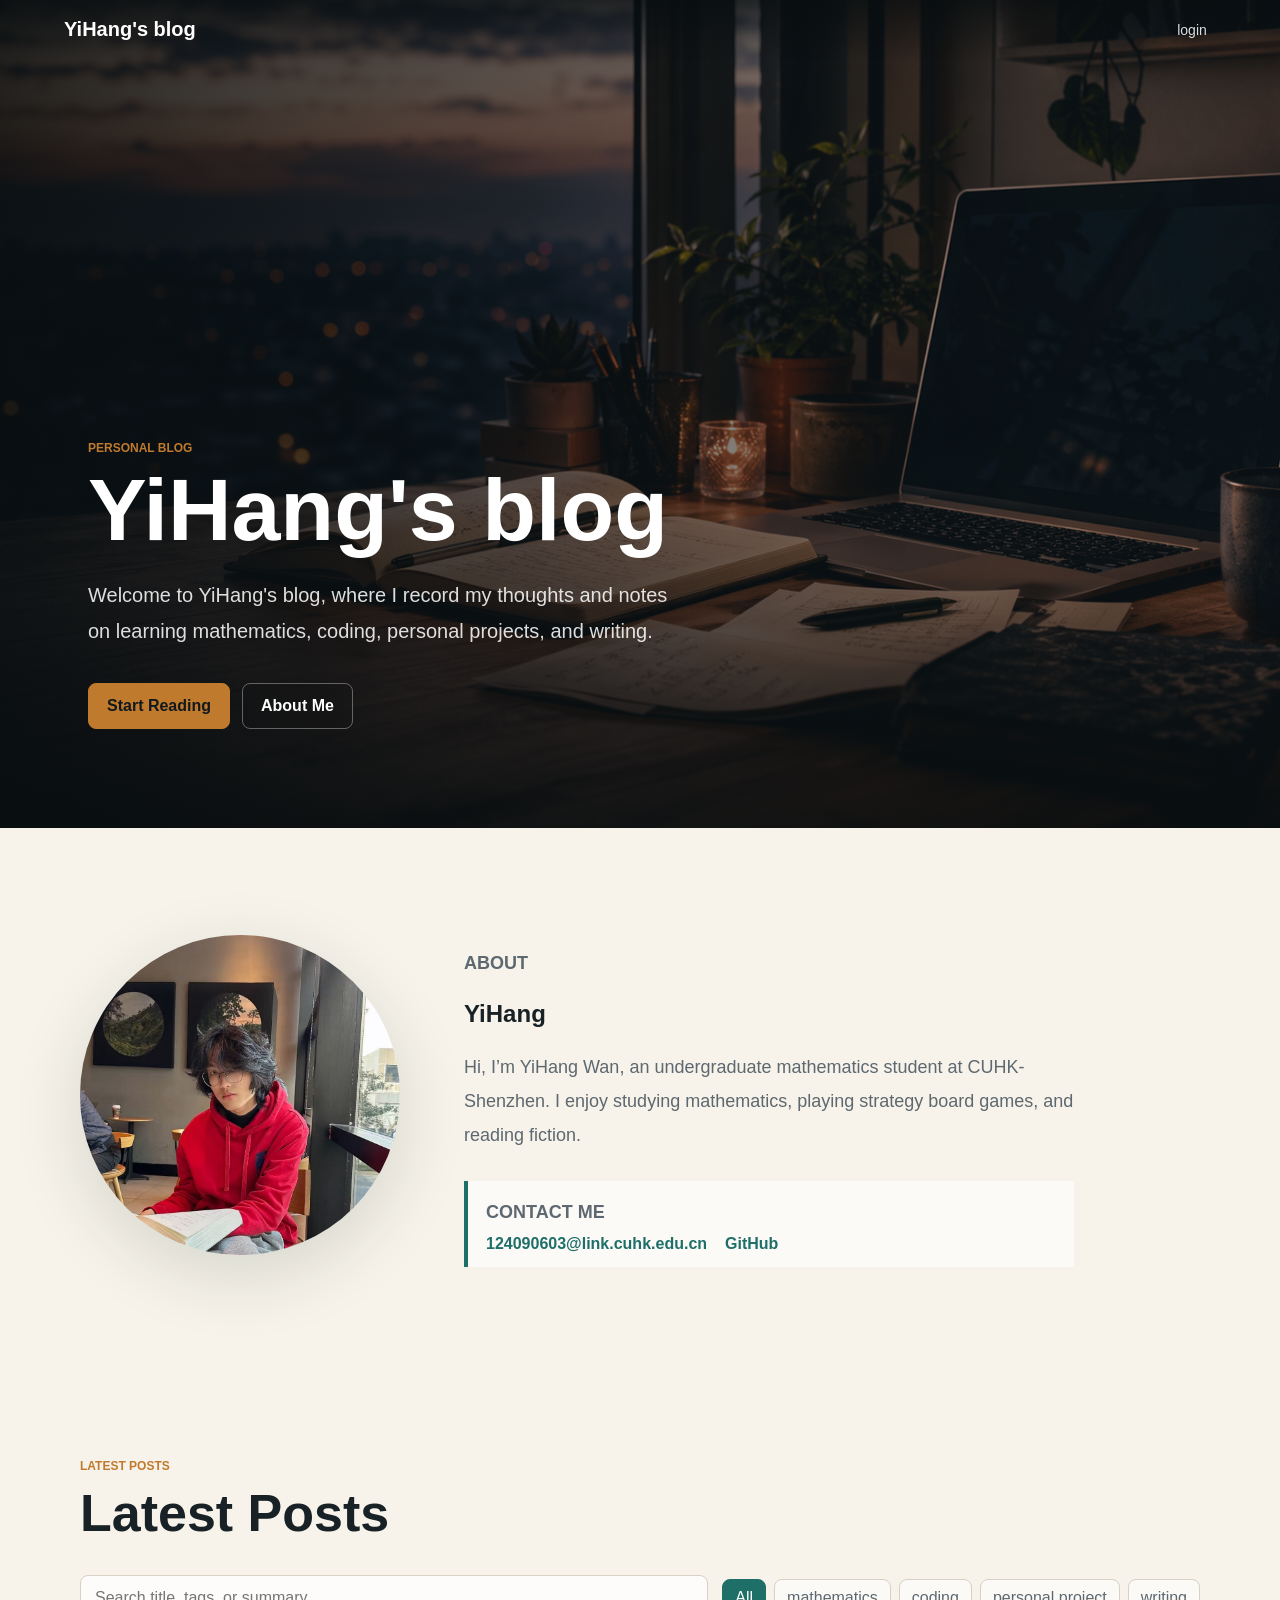
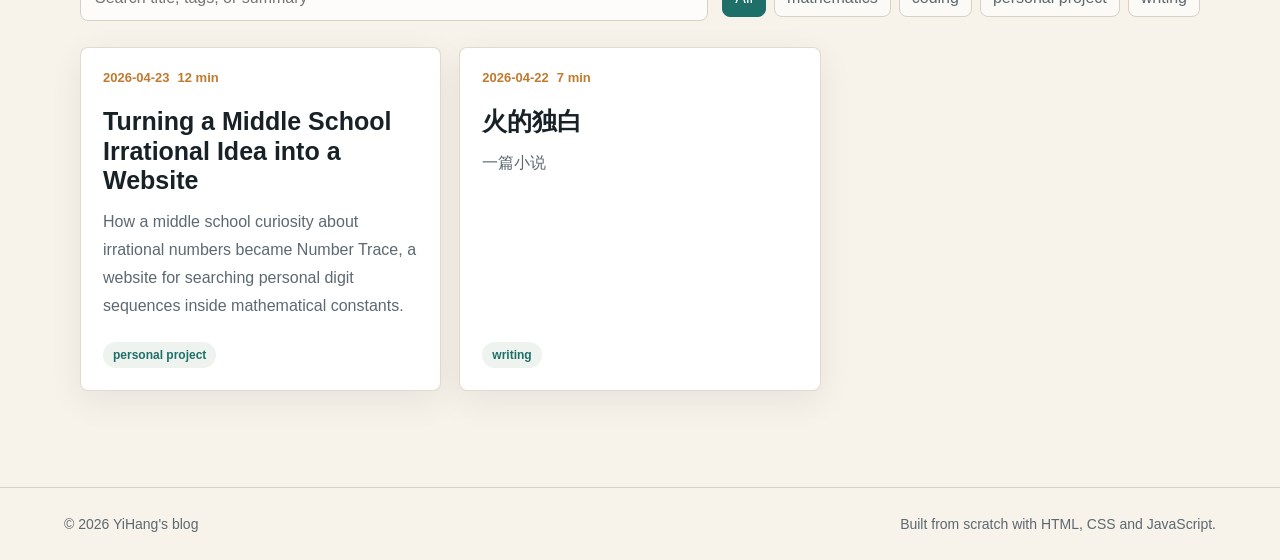
<file: index.html>
<!doctype html>
<html lang="en">
  <head>
    <meta charset="utf-8">
    <meta name="viewport" content="width=device-width, initial-scale=1">
    <title>YiHang's blog | Personal Blog</title>
    <meta name="description" content="Welcome to YiHang's blog, where I record my thoughts and notes on learning mathematics, coding, personal projects, and writing.">
    <link rel="stylesheet" href="styles.css">
  </head>
  <body>
    <header class="site-header">
      <a class="brand" href="#home" aria-label="Back to home">YiHang's blog</a>
      <nav class="nav" aria-label="Main navigation">
        <button class="nav-login" id="marsLoginTrigger" type="button" aria-label="Mars landing access">login</button>
      </nav>
    </header>

    <main id="home">
      <section class="hero" aria-label="Personal blog introduction">
        <img class="hero-image" src="assets/hero-workspace.png" alt="A writing desk by a window at dusk">
        <div class="hero-overlay"></div>
        <div class="hero-content">
          <p class="eyebrow">Personal Blog</p>
          <h1>YiHang's blog</h1>
          <p class="hero-copy">
            Welcome to YiHang's blog, where I record my thoughts and notes on learning mathematics, coding, personal projects, and writing.
          </p>
          <div class="hero-actions">
            <a class="button primary" href="#posts">Start Reading</a>
            <a class="button ghost" href="#about">About Me</a>
          </div>
        </div>
      </section>

      <section class="section intro-band" id="about">
        <figure class="profile-photo">
          <img src="assets/profile-yihang.jpg" alt="YiHang reading beside a window">
        </figure>
        <div class="about-copy">
          <p class="eyebrow">About</p>
          <h2>YiHang</h2>
          <p>
            Hi, I’m YiHang Wan, an undergraduate mathematics student at CUHK-Shenzhen. I enjoy studying mathematics, playing strategy board games, and reading fiction.
          </p>
          <div class="contact-card" aria-label="Contact me">
            <p class="contact-label">Contact me</p>
            <div class="contact-links">
              <a href="mailto:124090603@link.cuhk.edu.cn">124090603@link.cuhk.edu.cn</a>
              <a href="https://github.com/yihangwan330-maker" target="_blank" rel="noreferrer">GitHub</a>
            </div>
          </div>
        </div>
      </section>

      <section class="section posts-section" id="posts">
        <div class="section-heading">
          <p class="eyebrow">Latest Posts</p>
          <h2>Latest Posts</h2>
        </div>

        <div class="tools" aria-label="Post filtering tools">
          <label class="search">
            <span class="sr-only">Search posts</span>
            <input id="searchInput" type="search" placeholder="Search title, tags, or summary">
          </label>
          <div class="filters" id="tagFilters" aria-label="Filter by tag"></div>
        </div>

        <div class="post-grid" id="postGrid"></div>
      </section>

      <section class="section reader-section" id="reader" hidden>
        <button class="text-button" id="closeReader" type="button">← Back to posts</button>
        <article class="reader" id="readerContent"></article>
      </section>

    </main>

    <footer class="footer">
      <p>© 2026 YiHang's blog</p>
      <p>Built from scratch with HTML, CSS and JavaScript.</p>
    </footer>

    <script>
      const marsLoginTrigger = document.querySelector("#marsLoginTrigger");
      const marsLoginStates = ["login", "登录", "登陆"];
      let marsLoginIndex = 0;

      marsLoginTrigger.addEventListener("click", () => {
        marsLoginIndex += 1;

        if (marsLoginIndex >= marsLoginStates.length) {
          window.location.href = "mars-landing.html";
          return;
        }

        marsLoginTrigger.textContent = marsLoginStates[marsLoginIndex];
        marsLoginTrigger.classList.add("nav-login-flash");
        window.setTimeout(() => marsLoginTrigger.classList.remove("nav-login-flash"), 220);
      });
    </script>
    <script src="script.js"></script>
  </body>
</html>
</file>
<file: styles.css>
:root {
  color-scheme: light;
  --ink: #172126;
  --muted: #5d6870;
  --paper: #f7f3ea;
  --surface: #ffffff;
  --line: #d8d0c2;
  --teal: #1f6f69;
  --amber: #c07a2d;
  --clay: #9d5545;
  --shadow: 0 20px 70px rgba(23, 33, 38, 0.14);
}

* {
  box-sizing: border-box;
}

html {
  scroll-behavior: smooth;
}

body {
  margin: 0;
  background: var(--paper);
  color: var(--ink);
  font-family: "Segoe UI", "Microsoft YaHei", Arial, sans-serif;
  letter-spacing: 0;
}

a {
  color: inherit;
  text-decoration: none;
}

.site-header {
  position: fixed;
  top: 0;
  left: 0;
  z-index: 20;
  display: flex;
  width: 100%;
  align-items: center;
  justify-content: space-between;
  padding: 18px clamp(18px, 5vw, 64px);
  color: #fff;
  background: linear-gradient(to bottom, rgba(9, 14, 16, 0.72), rgba(9, 14, 16, 0));
}

.brand {
  font-size: 20px;
  font-weight: 750;
}

.nav {
  display: flex;
  align-items: center;
  gap: clamp(14px, 3vw, 30px);
  font-size: 14px;
}

.nav a,
.nav-login {
  opacity: 0.86;
}

.nav a:hover,
.nav-login:hover {
  opacity: 1;
}

.nav-login {
  min-width: 48px;
  border: 0;
  padding: 0;
  background: transparent;
  color: inherit;
  cursor: pointer;
  font: inherit;
  letter-spacing: 0;
  text-align: center;
  transition: opacity 160ms ease, transform 160ms ease, color 160ms ease;
}

.nav-login-flash {
  color: var(--amber);
  transform: translateY(-1px);
}

.hero {
  position: relative;
  min-height: 92vh;
  display: grid;
  align-items: end;
  overflow: hidden;
  background: #11191c;
}

.hero-image,
.hero-overlay {
  position: absolute;
  inset: 0;
  width: 100%;
  height: 100%;
}

.hero-image {
  object-fit: cover;
}

.hero-overlay {
  background:
    linear-gradient(90deg, rgba(9, 14, 16, 0.88) 0%, rgba(9, 14, 16, 0.62) 42%, rgba(9, 14, 16, 0.18) 100%),
    linear-gradient(0deg, rgba(9, 14, 16, 0.82) 0%, rgba(9, 14, 16, 0) 42%);
}

.hero-content {
  position: relative;
  z-index: 1;
  width: min(720px, calc(100% - 36px));
  margin: 0 0 clamp(56px, 11vh, 112px) clamp(18px, 7vw, 88px);
  color: #fff;
}

.eyebrow {
  margin: 0 0 12px;
  color: var(--amber);
  font-size: 12px;
  font-weight: 800;
  letter-spacing: 0;
  text-transform: uppercase;
}

h1,
h2,
h3,
p {
  overflow-wrap: anywhere;
}

h1 {
  margin: 0;
  max-width: 680px;
  font-size: clamp(42px, 8vw, 88px);
  line-height: 0.98;
  letter-spacing: 0;
}

.hero-copy {
  max-width: 580px;
  margin: 24px 0 0;
  color: rgba(255, 255, 255, 0.86);
  font-size: clamp(16px, 2.1vw, 20px);
  line-height: 1.8;
}

.hero-actions {
  display: flex;
  flex-wrap: wrap;
  gap: 12px;
  margin-top: 34px;
}

.button {
  display: inline-flex;
  min-height: 46px;
  align-items: center;
  justify-content: center;
  border: 1px solid rgba(255, 255, 255, 0.34);
  border-radius: 8px;
  padding: 0 18px;
  font-weight: 700;
}

.button.primary {
  border-color: var(--amber);
  background: var(--amber);
  color: #11191c;
}

.button.ghost {
  color: #fff;
  backdrop-filter: blur(8px);
}

.section {
  width: min(1120px, calc(100% - 36px));
  margin: 0 auto;
  padding: clamp(58px, 9vw, 96px) 0;
}

.intro-band {
  display: grid;
  grid-template-columns: minmax(220px, 320px) minmax(280px, 1fr);
  gap: clamp(28px, 5vw, 72px);
  align-items: center;
}

.profile-photo {
  margin: 0;
  width: min(320px, 72vw);
  justify-self: center;
}

.profile-photo img {
  display: block;
  width: 100%;
  aspect-ratio: 1;
  object-fit: cover;
  object-position: 46% 48%;
  border-radius: 50%;
  box-shadow: var(--shadow);
}

.about-copy {
  max-width: 610px;
}

.section-heading h2 {
  margin: 0;
  font-size: clamp(30px, 5vw, 52px);
  line-height: 1.08;
}

.about-copy p,
.notes-section p {
  margin: 0;
  color: var(--muted);
  font-size: 18px;
  line-height: 1.9;
}

.about-copy p {
  margin-top: 22px;
}

.contact-card {
  margin-top: 28px;
  border-left: 4px solid var(--teal);
  padding: 14px 18px;
  background: rgba(255, 255, 255, 0.62);
}

.contact-card p {
  margin: 0 0 6px;
}

.contact-label {
  color: var(--amber);
  font-size: 12px;
  font-weight: 800;
  text-transform: uppercase;
}

.contact-card a {
  color: var(--teal);
  font-weight: 800;
  overflow-wrap: anywhere;
}

.contact-links {
  display: flex;
  flex-wrap: wrap;
  gap: 10px 18px;
}

.tools {
  display: flex;
  flex-wrap: wrap;
  gap: 14px;
  align-items: center;
  justify-content: space-between;
  margin: 34px 0 26px;
}

.search {
  flex: 1 1 270px;
}

.search input {
  width: 100%;
  min-height: 46px;
  border: 1px solid var(--line);
  border-radius: 8px;
  padding: 0 14px;
  background: rgba(255, 255, 255, 0.78);
  color: var(--ink);
  font: inherit;
}

.filters {
  display: flex;
  flex-wrap: wrap;
  gap: 8px;
}

.filter-button {
  min-height: 38px;
  border: 1px solid var(--line);
  border-radius: 8px;
  padding: 0 12px;
  background: rgba(255, 255, 255, 0.58);
  color: var(--muted);
  cursor: pointer;
  font: inherit;
}

.filter-button.active {
  border-color: var(--teal);
  background: var(--teal);
  color: #fff;
}

.post-grid {
  display: grid;
  grid-template-columns: repeat(3, minmax(0, 1fr));
  gap: 18px;
}

.post-card {
  display: flex;
  min-height: 300px;
  flex-direction: column;
  justify-content: space-between;
  border: 1px solid rgba(216, 208, 194, 0.78);
  border-radius: 8px;
  padding: 22px;
  background: var(--surface);
  box-shadow: 0 10px 35px rgba(23, 33, 38, 0.07);
  cursor: pointer;
  transition: transform 180ms ease, box-shadow 180ms ease;
}

.post-card:hover,
.post-card:focus-visible {
  transform: translateY(-4px);
  box-shadow: var(--shadow);
  outline: none;
}

.post-meta {
  display: flex;
  flex-wrap: wrap;
  gap: 8px;
  color: var(--amber);
  font-size: 13px;
  font-weight: 750;
}

.post-card h3 {
  margin: 22px 0 12px;
  font-size: 25px;
  line-height: 1.18;
}

.post-card p {
  margin: 0;
  color: var(--muted);
  line-height: 1.75;
}

.tag-row {
  display: flex;
  flex-wrap: wrap;
  gap: 8px;
  margin-top: 22px;
}

.tag {
  border-radius: 999px;
  padding: 6px 10px;
  background: #eef3ef;
  color: var(--teal);
  font-size: 12px;
  font-weight: 800;
}

.reader-section {
  padding-top: 20px;
}

.text-button {
  border: 0;
  padding: 0;
  background: transparent;
  color: var(--teal);
  cursor: pointer;
  font: inherit;
  font-weight: 800;
}

.reader {
  width: min(760px, 100%);
  margin-top: 28px;
}

.reader h2 {
  margin: 10px 0 18px;
  font-size: clamp(34px, 6vw, 58px);
  line-height: 1.06;
}

.reader .post-meta {
  color: var(--amber);
}

.reader p {
  color: #2e3a40;
  font-size: 18px;
  line-height: 1.95;
}

.post-image {
  width: min(520px, 100%);
  margin: 34px auto;
}

.post-image img {
  display: block;
  width: 100%;
  border-radius: 8px;
  box-shadow: var(--shadow);
}

.post-image figcaption {
  margin-top: 10px;
  color: var(--muted);
  font-size: 14px;
  line-height: 1.5;
}

.post-links {
  display: flex;
  flex-wrap: wrap;
  gap: 10px;
  margin: 24px 0 30px;
}

.post-links a {
  display: inline-flex;
  min-height: 42px;
  align-items: center;
  justify-content: center;
  border: 1px solid var(--teal);
  border-radius: 8px;
  padding: 0 14px;
  color: var(--teal);
  font-weight: 800;
}

.post-links a:hover {
  background: var(--teal);
  color: #fff;
}

.note-list {
  display: grid;
  grid-template-columns: repeat(3, minmax(0, 1fr));
  gap: 14px;
  margin-top: 30px;
}

.note-list p {
  border-left: 4px solid var(--clay);
  padding: 14px 18px;
  background: rgba(255, 255, 255, 0.58);
}

.empty {
  grid-column: 1 / -1;
  color: var(--muted);
  padding: 28px 0;
}

.footer {
  display: flex;
  flex-wrap: wrap;
  gap: 12px;
  justify-content: space-between;
  border-top: 1px solid var(--line);
  padding: 28px clamp(18px, 5vw, 64px);
  color: var(--muted);
  font-size: 14px;
}

.footer p {
  margin: 0;
}

.sr-only {
  position: absolute;
  width: 1px;
  height: 1px;
  padding: 0;
  overflow: hidden;
  clip: rect(0, 0, 0, 0);
  white-space: nowrap;
  border: 0;
}

@media (max-width: 820px) {
  .site-header {
    align-items: flex-start;
  }

  .hero {
    min-height: 88vh;
  }

  .hero-content {
    margin-left: 18px;
  }

  .intro-band,
  .post-grid,
  .note-list {
    grid-template-columns: 1fr;
  }

  .post-card {
    min-height: 240px;
  }
}

@media (max-width: 520px) {
  .site-header {
    padding: 14px 18px;
  }

  .brand {
    font-size: 18px;
  }

  .nav {
    gap: 12px;
  }

  .hero-overlay {
    background:
      linear-gradient(90deg, rgba(9, 14, 16, 0.92), rgba(9, 14, 16, 0.52)),
      linear-gradient(0deg, rgba(9, 14, 16, 0.88), rgba(9, 14, 16, 0.08));
  }

  .button {
    flex: 1 1 140px;
  }
}
</file>
